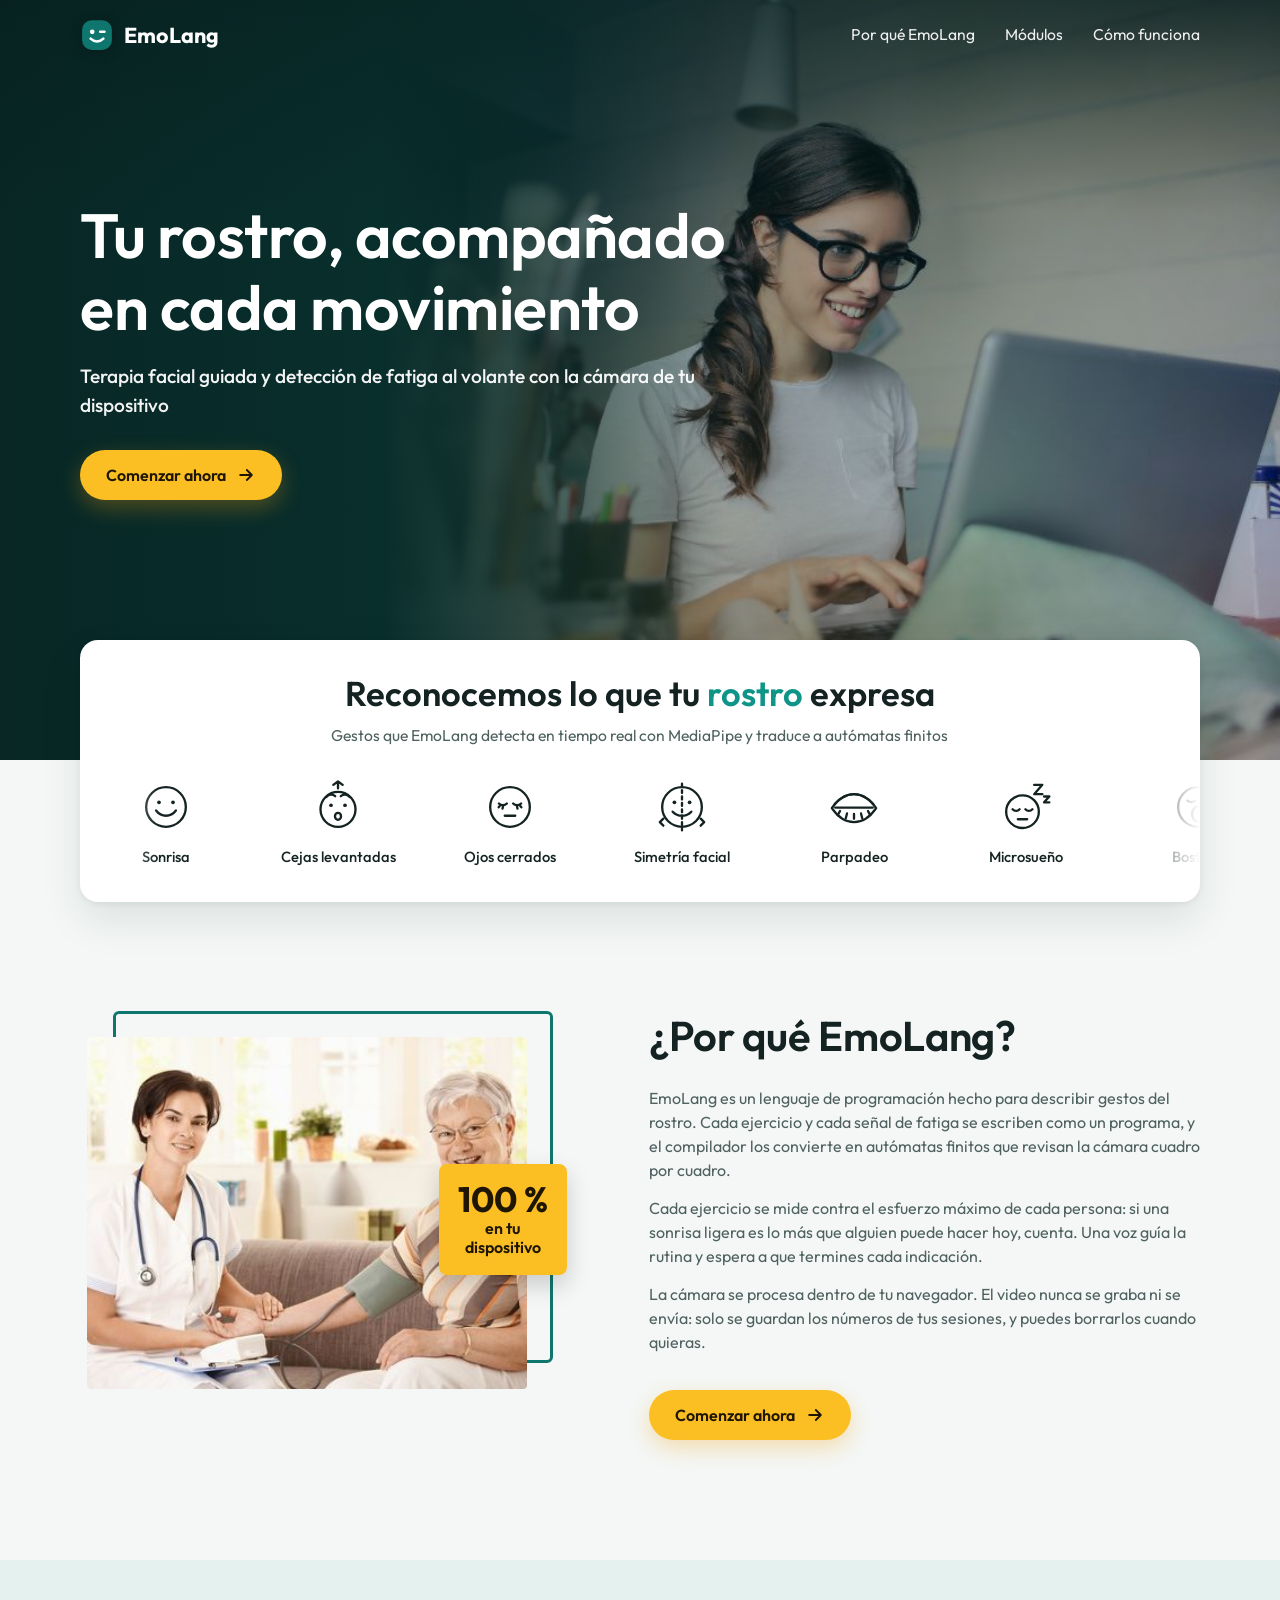
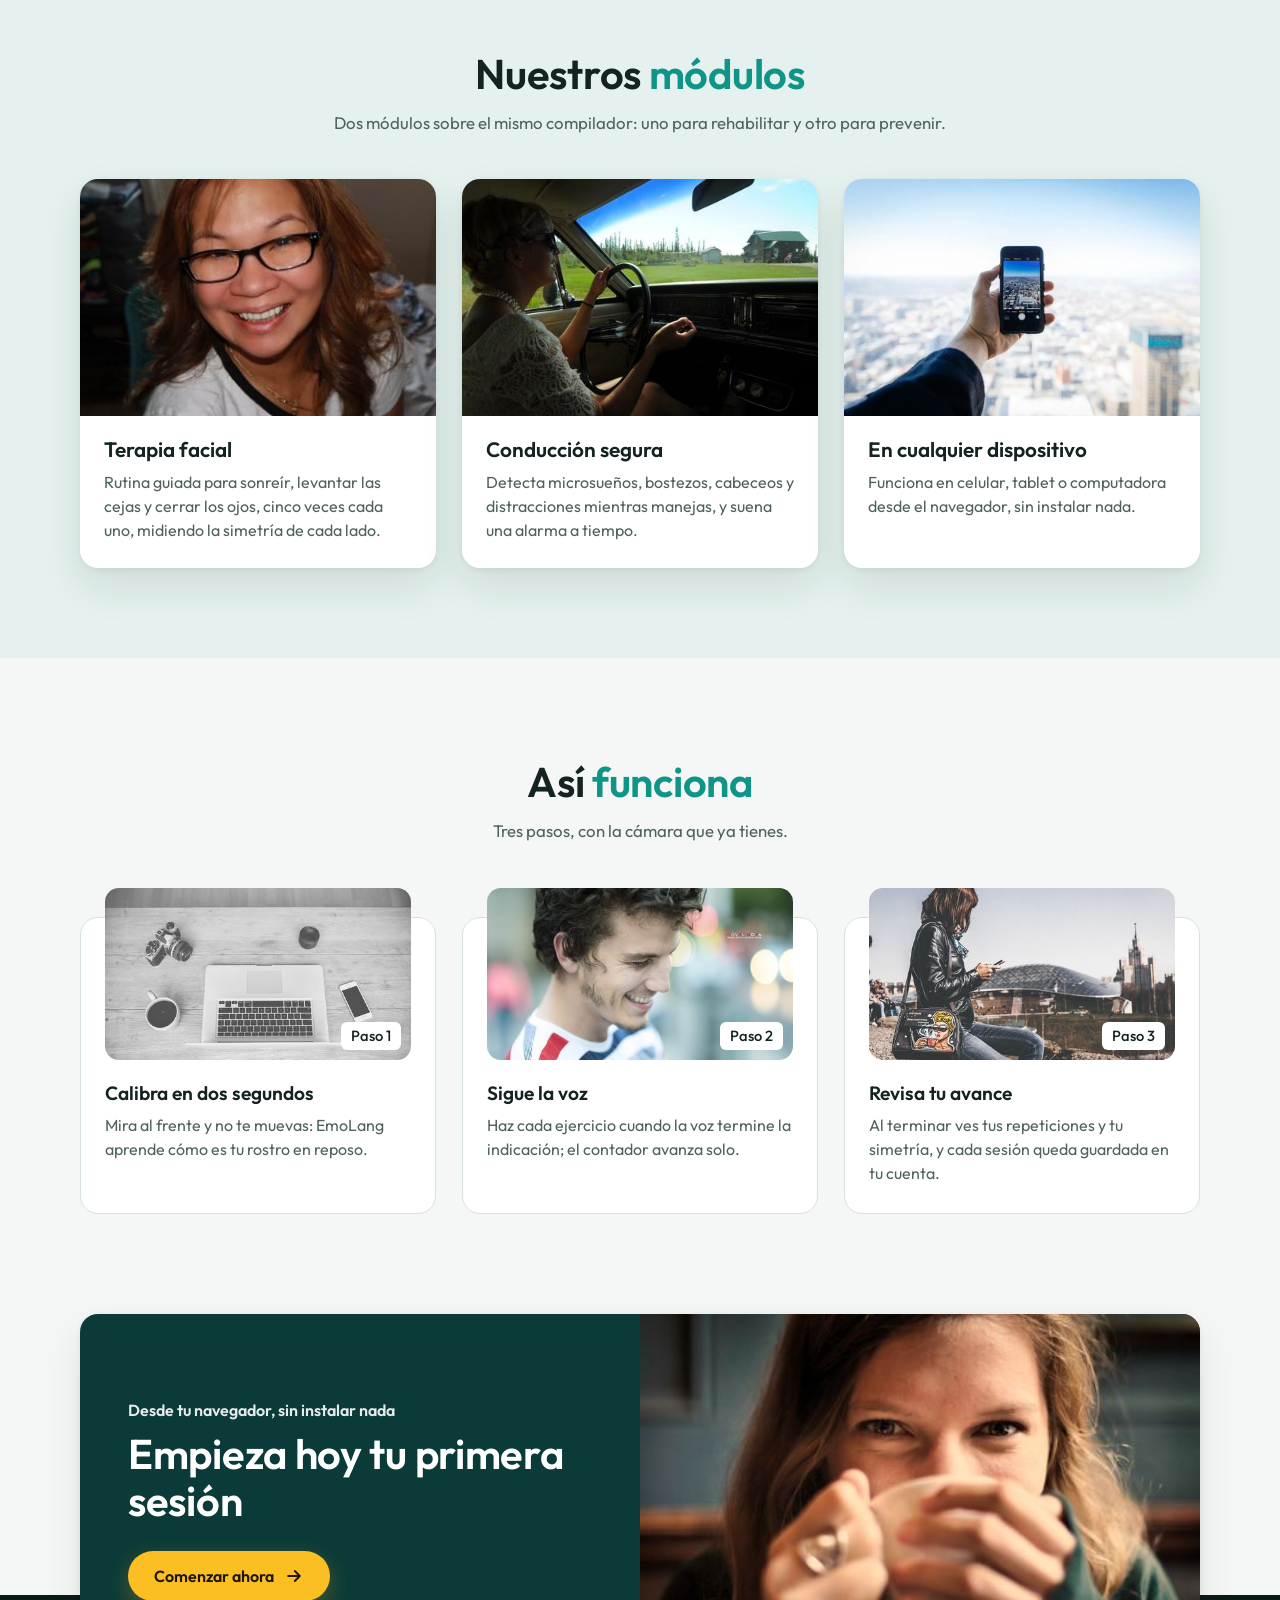
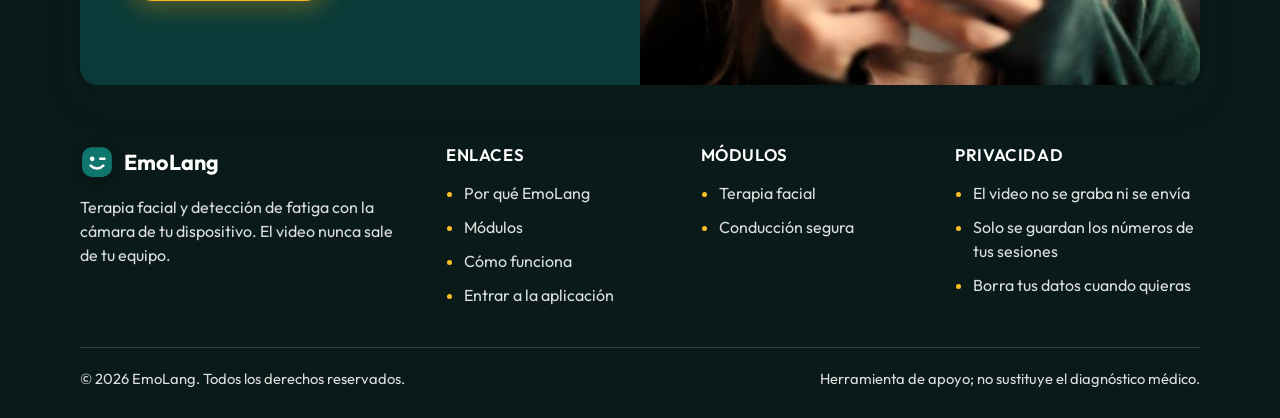
<file: web/landing.html>
<!doctype html>
<html lang="es">
<head>
  <meta charset="utf-8">
  <meta name="viewport" content="width=device-width, initial-scale=1, viewport-fit=cover">
  <meta name="version" content="__VERSION__">
  <meta name="description" content="EmoLang: terapia facial guiada y detección de fatiga al volante con la cámara de tu dispositivo. El video nunca sale de tu equipo.">
  <meta name="theme-color" content="#0b3b38">
  <title>EmoLang</title>
  <link rel="icon" href="icono.svg" type="image/svg+xml">
  <link rel="preconnect" href="https://fonts.googleapis.com">
  <link rel="preconnect" href="https://fonts.gstatic.com" crossorigin>
  <link rel="stylesheet" href="https://fonts.googleapis.com/css2?family=Outfit:wght@400;500;600;700&display=swap">
  <link rel="stylesheet" href="landing.css?v=__VERSION__">
</head>
<body>
  <!-- ============================================================ PORTADA -->
  <header class="portada">
    <nav class="nav contenedor" aria-label="Principal">
      <a class="nav__marca" href="landing.html" aria-label="EmoLang, inicio">
        <svg viewBox="0 0 32 32" aria-hidden="true"><use href="#logo"/></svg>
        <span>EmoLang</span>
      </a>
      <ul class="nav__enlaces">
        <li><a href="#por-que">Por qué EmoLang</a></li>
        <li><a href="#modulos">Módulos</a></li>
        <li><a href="#como-funciona">Cómo funciona</a></li>
      </ul>
      <details class="nav__menu">
        <summary aria-label="Abrir menú">
          <svg viewBox="0 0 24 24" aria-hidden="true"><path d="M4 7h16M4 12h16M4 17h16"/></svg>
        </summary>
        <ul>
          <li><a href="#por-que">Por qué EmoLang</a></li>
          <li><a href="#modulos">Módulos</a></li>
          <li><a href="#como-funciona">Cómo funciona</a></li>
        </ul>
      </details>
    </nav>

    <div class="portada__contenido contenedor">
      <h1>Tu rostro, acompañado en cada movimiento</h1>
      <p class="portada__sub">Terapia facial guiada y detección de fatiga al volante con la cámara de tu dispositivo</p>
      <a class="boton-cta" href="./">
        Comenzar ahora
        <svg viewBox="0 0 24 24" aria-hidden="true"><path d="M5 12h14M13 6l6 6-6 6"/></svg>
      </a>
    </div>
  </header>

  <main>
    <!-- ============================================================ GESTOS -->
    <section class="gestos contenedor" aria-labelledby="gestos-titulo">
      <div class="gestos__tarjeta">
        <h2 id="gestos-titulo">Reconocemos lo que tu <span class="resalte">rostro</span> expresa</h2>
        <p class="gestos__sub">Gestos que EmoLang detecta en tiempo real con MediaPipe y traduce a autómatas finitos</p>

        <div class="carrusel" id="carrusel">
          <ul class="carrusel__pista">
            <li><svg aria-hidden="true"><use href="#g-sonrisa"/></svg><span>Sonrisa</span></li>
            <li><svg aria-hidden="true"><use href="#g-cejas"/></svg><span>Cejas levantadas</span></li>
            <li><svg aria-hidden="true"><use href="#g-ojos"/></svg><span>Ojos cerrados</span></li>
            <li><svg aria-hidden="true"><use href="#g-simetria"/></svg><span>Simetría facial</span></li>
            <li><svg aria-hidden="true"><use href="#g-parpadeo"/></svg><span>Parpadeo</span></li>
            <li><svg aria-hidden="true"><use href="#g-microsueno"/></svg><span>Microsueño</span></li>
            <li><svg aria-hidden="true"><use href="#g-bostezo"/></svg><span>Bostezo</span></li>
            <li><svg aria-hidden="true"><use href="#g-cabeceo"/></svg><span>Cabeceo</span></li>
            <li><svg aria-hidden="true"><use href="#g-distraccion"/></svg><span>Distracción</span></li>
            <li><svg aria-hidden="true"><use href="#g-perclos"/></svg><span>PERCLOS</span></li>
            <li><svg aria-hidden="true"><use href="#g-automata"/></svg><span>Autómatas finitos</span></li>
          </ul>
        </div>
      </div>
    </section>

    <!-- ============================================================ POR QUÉ -->
    <section class="porque contenedor" id="por-que" aria-labelledby="porque-titulo">
      <figure class="porque__foto">
        <img src="img/galeria/rostros_07.jpg" alt="Una profesional de la salud acompaña a una paciente" width="468" height="312" loading="lazy">
        <figcaption class="porque__sello"><strong>100 %</strong><span>en tu dispositivo</span></figcaption>
      </figure>
      <div class="porque__texto">
        <h2 id="porque-titulo">¿Por qué EmoLang?</h2>
        <p>EmoLang es un lenguaje de programación hecho para describir gestos del rostro. Cada ejercicio y cada señal de fatiga se escriben como un programa, y el compilador los convierte en autómatas finitos que revisan la cámara cuadro por cuadro.</p>
        <p>Cada ejercicio se mide contra el esfuerzo máximo de cada persona: si una sonrisa ligera es lo más que alguien puede hacer hoy, cuenta. Una voz guía la rutina y espera a que termines cada indicación.</p>
        <p>La cámara se procesa dentro de tu navegador. El video nunca se graba ni se envía: solo se guardan los números de tus sesiones, y puedes borrarlos cuando quieras.</p>
        <a class="boton-cta" href="./">
          Comenzar ahora
          <svg viewBox="0 0 24 24" aria-hidden="true"><path d="M5 12h14M13 6l6 6-6 6"/></svg>
        </a>
      </div>
    </section>

    <!-- ============================================================ MÓDULOS -->
    <section class="modulos" id="modulos" aria-labelledby="modulos-titulo">
      <div class="contenedor">
        <header class="encabezado">
          <h2 id="modulos-titulo">Nuestros <span class="resalte">módulos</span></h2>
          <p>Dos módulos sobre el mismo compilador: uno para rehabilitar y otro para prevenir.</p>
        </header>
        <div class="modulos__lista">
          <article class="modulo">
            <img src="img/galeria/rostros_08.jpg" alt="Mujer sonriendo frente a la cámara" width="468" height="312" loading="lazy">
            <div class="modulo__cuerpo">
              <h3>Terapia facial</h3>
              <p>Rutina guiada para sonreír, levantar las cejas y cerrar los ojos, cinco veces cada uno, midiendo la simetría de cada lado.</p>
            </div>
          </article>
          <article class="modulo">
            <img src="img/galeria/manejo_01.jpg" alt="Persona manejando un automóvil" width="468" height="312" loading="lazy">
            <div class="modulo__cuerpo">
              <h3>Conducción segura</h3>
              <p>Detecta microsueños, bostezos, cabeceos y distracciones mientras manejas, y suena una alarma a tiempo.</p>
            </div>
          </article>
          <article class="modulo">
            <img src="img/galeria/tecnologia_03.jpg" alt="Mano sosteniendo un celular" width="468" height="312" loading="lazy">
            <div class="modulo__cuerpo">
              <h3>En cualquier dispositivo</h3>
              <p>Funciona en celular, tablet o computadora desde el navegador, sin instalar nada.</p>
            </div>
          </article>
        </div>
      </div>
    </section>

    <!-- ============================================================ CÓMO FUNCIONA -->
    <section class="pasos contenedor" id="como-funciona" aria-labelledby="pasos-titulo">
      <header class="encabezado">
        <h2 id="pasos-titulo">Así <span class="resalte">funciona</span></h2>
        <p>Tres pasos, con la cámara que ya tienes.</p>
      </header>
      <ol class="pasos__lista">
        <li class="paso">
          <div class="paso__foto">
            <img src="img/galeria/tecnologia_05.jpg" alt="Computadora y celular sobre una mesa" width="468" height="312" loading="lazy">
            <span class="paso__etiqueta">Paso 1</span>
          </div>
          <h3>Calibra en dos segundos</h3>
          <p>Mira al frente y no te muevas: EmoLang aprende cómo es tu rostro en reposo.</p>
        </li>
        <li class="paso">
          <div class="paso__foto">
            <img src="img/galeria/rostros_04.jpg" alt="Joven sonriendo" width="467" height="312" loading="lazy">
            <span class="paso__etiqueta">Paso 2</span>
          </div>
          <h3>Sigue la voz</h3>
          <p>Haz cada ejercicio cuando la voz termine la indicación; el contador avanza solo.</p>
        </li>
        <li class="paso">
          <div class="paso__foto">
            <img src="img/galeria/tecnologia_07.jpg" alt="Mujer revisando su celular" width="468" height="312" loading="lazy">
            <span class="paso__etiqueta">Paso 3</span>
          </div>
          <h3>Revisa tu avance</h3>
          <p>Al terminar ves tus repeticiones y tu simetría, y cada sesión queda guardada en tu cuenta.</p>
        </li>
      </ol>
    </section>

    <!-- ============================================================ LLAMADO -->
    <section class="llamado contenedor" aria-labelledby="llamado-titulo">
      <div class="llamado__texto">
        <p class="llamado__previo">Desde tu navegador, sin instalar nada</p>
        <h2 id="llamado-titulo">Empieza hoy tu primera sesión</h2>
        <a class="boton-cta" href="./">
          Comenzar ahora
          <svg viewBox="0 0 24 24" aria-hidden="true"><path d="M5 12h14M13 6l6 6-6 6"/></svg>
        </a>
      </div>
      <img class="llamado__foto" src="img/galeria/rostros_03.jpg" alt="" width="470" height="312" loading="lazy">
    </section>
  </main>

  <!-- ============================================================ PIE -->
  <footer class="pie">
    <div class="pie__columnas contenedor">
      <div class="pie__marca">
        <a class="nav__marca" href="landing.html" aria-label="EmoLang, inicio">
          <svg viewBox="0 0 32 32" aria-hidden="true"><use href="#logo"/></svg>
          <span>EmoLang</span>
        </a>
        <p>Terapia facial y detección de fatiga con la cámara de tu dispositivo. El video nunca sale de tu equipo.</p>
      </div>
      <nav aria-labelledby="pie-enlaces">
        <h2 id="pie-enlaces">Enlaces</h2>
        <ul>
          <li><a href="#por-que">Por qué EmoLang</a></li>
          <li><a href="#modulos">Módulos</a></li>
          <li><a href="#como-funciona">Cómo funciona</a></li>
          <li><a href="./">Entrar a la aplicación</a></li>
        </ul>
      </nav>
      <div>
        <h2>Módulos</h2>
        <ul>
          <li>Terapia facial</li>
          <li>Conducción segura</li>
        </ul>
      </div>
      <div>
        <h2>Privacidad</h2>
        <ul>
          <li>El video no se graba ni se envía</li>
          <li>Solo se guardan los números de tus sesiones</li>
          <li>Borra tus datos cuando quieras</li>
        </ul>
      </div>
    </div>
    <div class="pie__final contenedor">
      <p>© 2026 EmoLang. Todos los derechos reservados.</p>
      <p>Herramienta de apoyo; no sustituye el diagnóstico médico.</p>
    </div>
  </footer>

  <!-- ============================================================ ÍCONOS -->
  <svg width="0" height="0" style="position:absolute" aria-hidden="true">
    <symbol id="logo" viewBox="0 0 32 32"><rect x="2" y="2" width="28" height="28" rx="9" fill="currentColor"/><circle cx="11.5" cy="13" r="2.2" fill="#fff"/><path d="M19 13h4" stroke="#fff" stroke-width="2.4" stroke-linecap="round"/><path d="M10 19.5c3.4 3.4 8.6 3.4 12 0" fill="none" stroke="#fff" stroke-width="2.4" stroke-linecap="round"/></symbol>
    <!-- Gestos: trazo de 2 px sobre 48 × 48, como la referencia -->
    <symbol id="g-sonrisa" viewBox="0 0 48 48"><circle cx="24" cy="24" r="17"/><circle fill="currentColor" stroke="none" cx="18" cy="20" r="1.6"/><circle fill="currentColor" stroke="none" cx="30" cy="20" r="1.6"/><path d="M15.5 27c4.5 6 12.5 6 17 0"/></symbol>
    <symbol id="g-cejas" viewBox="0 0 48 48"><circle cx="24" cy="26" r="15"/><path d="M14 15.5c2.2-2.6 5.4-2.8 7.6-.8M26.4 14.7c2.2-2 5.4-1.8 7.6.8"/><circle fill="currentColor" stroke="none" cx="18" cy="22.5" r="1.6"/><circle fill="currentColor" stroke="none" cx="30" cy="22.5" r="1.6"/><ellipse cx="24" cy="32" rx="2.6" ry="3"/><path d="M24 3v5M20 5l4-3 4 3"/></symbol>
    <symbol id="g-ojos" viewBox="0 0 48 48"><circle cx="24" cy="24" r="17"/><path d="M14.5 21c1.8 2 5 2 6.8 0M26.7 21c1.8 2 5 2 6.8 0"/><path d="M15.6 22.6l-1.3 1.6M18 23.4l-.4 2M32.4 22.6l1.3 1.6M30 23.4l.4 2"/><path d="M19.5 31.5h9"/></symbol>
    <symbol id="g-simetria" viewBox="0 0 48 48"><circle cx="24" cy="24" r="17"/><path d="M24 4v40" stroke-dasharray="2.5 3"/><circle fill="currentColor" stroke="none" cx="17.5" cy="20" r="1.6"/><circle fill="currentColor" stroke="none" cx="30.5" cy="20" r="1.6"/><path d="M16 28c4.2 4.6 11.8 4.6 16 0"/><path d="M8 40l-3-3 3-3M40 40l3-3-3-3"/></symbol>
    <symbol id="g-parpadeo" viewBox="0 0 48 48"><path d="M5 25c5.5-8 12-12 19-12s13.5 4 19 12c-5.5 8-12 12-19 12s-13.5-4-19-12Z"/><path d="M7.5 21.5C13 15.5 18.4 13 24 13s11 2.5 16.5 8.5"/><path d="M8 24.5h32"/><path d="M12 27.5l-2 3.5M18 29.5l-1 4M24 30v4M30 29.5l1 4M36 27.5l2 3.5"/></symbol>
    <symbol id="g-microsueno" viewBox="0 0 48 48"><circle cx="21" cy="28" r="14"/><path d="M12.5 26c1.6 1.8 4.4 1.8 6 0M23.5 26c1.6 1.8 4.4 1.8 6 0"/><path d="M17 34.5h8"/><path d="M31 5h7l-7 8h7M39.5 15h4.5l-4.5 5h4.5"/></symbol>
    <symbol id="g-bostezo" viewBox="0 0 48 48"><circle cx="24" cy="24" r="17"/><path d="M15 18.5c1.8 1.6 4.6 1.6 6.4 0M26.6 18.5c1.8 1.6 4.6 1.6 6.4 0"/><ellipse cx="24" cy="30" rx="5" ry="6.5"/><path d="M38 11c2.2-1 3.6-.6 4.6 1M40 6c3-1.2 5-.4 6 2"/></symbol>
    <symbol id="g-cabeceo" viewBox="0 0 48 48"><path d="M18 9.5c8-2.6 17 2 19 10.5 1.8 7.8-3.4 14-9.6 15.4L28 41H14.5v-7.4C9 30.8 7 24.4 9.2 18.6"/><path d="M26 20.5c1.4 1.4 3.6 1.4 5 0"/><path d="M5 13c-.6 4 .4 7.6 3 10.6M5.6 23.8 8 23.6l.2-2.6"/></symbol>
    <symbol id="g-distraccion" viewBox="0 0 48 48"><path d="M30 8.5C21.6 6.6 13 12 12 21c-.8 7 3.4 12 8.8 13.6V41H34v-7.6c3.6-2.4 5.6-6.4 5.6-10.6"/><path d="M14.6 20.5c1.2-1 3-1 4.2 0"/><path d="M33 14h11M40 10l4 4-4 4"/></symbol>
    <symbol id="g-perclos" viewBox="0 0 48 48"><circle cx="24" cy="26" r="16"/><path d="M24 4v6M20 4h8M37 12l3-3"/><path d="M14 27c5.5-6 14.5-6 20 0-5.5 6-14.5 6-20 0Z"/><circle fill="currentColor" stroke="none" cx="24" cy="27" r="2.2"/></symbol>
    <symbol id="g-automata" viewBox="0 0 48 48"><circle cx="10" cy="24" r="5.5"/><circle cx="38" cy="24" r="5.5"/><circle cx="38" cy="24" r="3"/><circle cx="24" cy="11" r="5.5"/><path d="M14.4 20.6 19.6 14.4M28.4 14.6l5.2 5.8M15.5 24h17M30.6 21.2l2 2.8-3 1.8M31 26l1.7-2-2.3-1.6"/><path d="M1 24h3.5M2.8 22.2 4.5 24l-1.7 1.8"/></symbol>
  </svg>

  <script type="module" src="js/landing.js?v=__VERSION__"></script>
</body>
</html>
</file>
<file: web/landing.css>
/* Landing de EmoLang. Mismos colores que la aplicación (estilos.css). */
:root {
  --fondo: #f4f7f6;
  --superficie: #ffffff;
  --borde: #d7e1df;
  --texto: #142322;
  --texto-suave: #4f6260;
  --primario: #0f766e;
  --primario-oscuro: #0b3b38;
  --resalte: #0f9488;
  --acento: #fbbf24;           /* ámbar de EmoLang */
  --acento-fuerte: #f59e0b;
  --sobre-acento: #1f1503;
  --sombra-tarjeta: 0 2px 6px rgb(16 35 34 / 6%), 0 18px 40px rgb(16 35 34 / 10%);
  --franja: #e4f1ee;           /* fondo de la sección de módulos */
  --pie: #0a1a19;
  --radio: 18px;
  --fuente: "Outfit", system-ui, -apple-system, "Segoe UI", Roboto, Arial, sans-serif;
  color-scheme: light;
}

@media (prefers-color-scheme: dark) {
  :root:not([data-theme="light"]) {
    --fondo: #0b1416;
    --superficie: #122023;
    --borde: #27403f;
    --texto: #e5efed;
    --texto-suave: #9db3b0;
    --resalte: #2dd4bf;
    --sombra-tarjeta: 0 2px 6px rgb(0 0 0 / 30%), 0 18px 40px rgb(0 0 0 / 35%);
    --franja: #10282a;
    --pie: #060f10;
    color-scheme: dark;
  }
}

:root[data-theme="dark"] {
  --fondo: #0b1416; --superficie: #122023; --borde: #27403f; --texto: #e5efed;
  --texto-suave: #9db3b0; --resalte: #2dd4bf; --franja: #10282a; --pie: #060f10; color-scheme: dark;
  --sombra-tarjeta: 0 2px 6px rgb(0 0 0 / 30%), 0 18px 40px rgb(0 0 0 / 35%);
}

* { box-sizing: border-box; }
html { -webkit-text-size-adjust: 100%; scroll-behavior: smooth; }
body {
  margin: 0;
  background: var(--fondo);
  color: var(--texto);
  font: 16px/1.5 var(--fuente);
  -webkit-font-smoothing: antialiased;
}
h1, h2, h3 { margin: 0; line-height: 1.15; }
img { display: block; max-width: 100%; height: auto; }   /* height: auto deja actuar a aspect-ratio */
a { color: inherit; }
:focus-visible { outline: 3px solid var(--acento); outline-offset: 3px; border-radius: 6px; }

.contenedor { width: min(1120px, 100% - 32px); margin-inline: auto; }

/* ------------------------------------------------------------------ portada */
.portada {
  position: relative;
  isolation: isolate;
  color: #fff;
  min-height: clamp(560px, 86vh, 760px);
  padding-bottom: 150px;              /* espacio para la tarjeta encimada */
  display: flex;
  flex-direction: column;
  background: var(--primario-oscuro);
}
/* La foto ocupa la derecha y se desvanece hacia el texto, para no tapar la cara. */
.portada::before {
  content: "";
  position: absolute; top: 0; bottom: 0; right: 0; width: 70%;
  background: url("img/landing/heroe.jpg") 45% 30% / cover no-repeat;
  -webkit-mask-image: linear-gradient(90deg, transparent 0%, #000 38%);
  mask-image: linear-gradient(90deg, transparent 0%, #000 38%);
  z-index: -2;
}
.portada::after {
  content: "";
  position: absolute; inset: 0;
  background:
    linear-gradient(90deg, rgb(6 30 29 / 70%) 0%, rgb(8 44 42 / 45%) 50%, rgb(8 44 42 / 20%) 100%),
    linear-gradient(180deg, rgb(6 30 29 / 55%) 0%, transparent 28%);
  z-index: -1;
}

.nav {
  display: flex;
  align-items: center;
  gap: 24px;
  padding-block: 18px;
}
.nav__marca {
  display: flex; align-items: center; gap: 10px;
  text-decoration: none; font-weight: 700; font-size: 1.35rem; letter-spacing: .2px;
}
.nav__marca svg { width: 34px; height: 34px; color: var(--primario); filter: drop-shadow(0 2px 6px rgb(0 0 0 / 25%)); }
.nav__enlaces {
  display: flex; gap: 30px; margin: 0 0 0 auto; padding: 0; list-style: none;
  font-weight: 400; font-size: .98rem;
}
.nav__enlaces a { text-decoration: none; opacity: .92; transition: opacity .15s; }
.nav__enlaces a:hover { opacity: 1; text-decoration: underline; text-underline-offset: 6px; text-decoration-color: var(--acento); }

.nav__menu { display: none; margin-left: auto; position: relative; }
.nav__menu summary {
  list-style: none; cursor: pointer; width: 44px; height: 44px; display: grid; place-items: center;
  border-radius: 12px; background: rgb(255 255 255 / 12%);
}
.nav__menu summary::-webkit-details-marker { display: none; }
.nav__menu summary svg { width: 24px; height: 24px; fill: none; stroke: #fff; stroke-width: 2; stroke-linecap: round; }
.nav__menu ul {
  position: absolute; right: 0; top: 52px; z-index: 5; margin: 0; padding: 8px; list-style: none;
  min-width: 200px; background: var(--superficie); color: var(--texto);
  border-radius: 14px; box-shadow: var(--sombra-tarjeta);
}
.nav__menu a { display: block; padding: 10px 12px; border-radius: 8px; text-decoration: none; }
.nav__menu a:hover { background: color-mix(in srgb, var(--resalte) 12%, transparent); }

.portada__contenido {
  flex: 1;
  display: flex; flex-direction: column; justify-content: center; align-items: flex-start;
  padding-block: 40px 20px;
}
.portada h1 {
  max-width: 13em;
  font-size: clamp(2.3rem, 5.4vw, 3.9rem);
  font-weight: 600;
  letter-spacing: -.5px;
  text-wrap: balance;
}
.portada__sub {
  margin: 18px 0 30px;
  max-width: 34em;
  font-size: clamp(1rem, 1.6vw, 1.2rem);
  font-weight: 500;
  opacity: .95;
}

.boton-cta {
  display: inline-flex; align-items: center; gap: 10px;
  min-height: 50px; padding: 0 26px;
  border-radius: 999px;
  background: var(--acento); color: var(--sobre-acento);
  font-weight: 600; text-decoration: none;
  box-shadow: 0 8px 22px rgb(245 158 11 / 30%);
  transition: background-color .15s, transform .15s;
}
.boton-cta:hover { background: var(--acento-fuerte); }
.boton-cta:active { transform: translateY(1px); }
.boton-cta svg { width: 20px; height: 20px; fill: none; stroke: currentColor; stroke-width: 2.2; stroke-linecap: round; stroke-linejoin: round; transition: transform .15s; }
.boton-cta:hover svg { transform: translateX(3px); }

/* ------------------------------------------------------------------ tarjeta de gestos */
.gestos { position: relative; margin-top: -120px; z-index: 2; }
.gestos__tarjeta {
  background: var(--superficie);
  border-radius: var(--radio);
  box-shadow: var(--sombra-tarjeta);
  padding: 34px 0 30px;
  text-align: center;
  overflow: hidden;
}
.gestos h2 {
  padding-inline: 20px;
  font-size: clamp(1.45rem, 3vw, 2.15rem);
  font-weight: 600;
  text-wrap: balance;
}
.resalte { color: var(--resalte); }
.gestos__sub { margin: 10px auto 26px; padding-inline: 20px; max-width: 46em; color: var(--texto-suave); font-size: .98rem; }

/* Carrusel sin fin: la lista se duplica (js/landing.js) y se desplaza la mitad de su ancho. */
.carrusel {
  overflow: hidden;
  -webkit-mask-image: linear-gradient(90deg, transparent, #000 7%, #000 93%, transparent);
  mask-image: linear-gradient(90deg, transparent, #000 7%, #000 93%, transparent);
}
.carrusel__pista {
  display: flex; width: max-content; margin: 0; padding: 0; list-style: none;
  animation: deslizar var(--duracion, 40s) linear infinite;
}
.carrusel:hover .carrusel__pista, .carrusel:focus-within .carrusel__pista { animation-play-state: paused; }
.carrusel li {
  width: 172px; flex: none;
  display: flex; flex-direction: column; align-items: center; gap: 12px;
  padding: 6px 14px;
  font-size: .92rem; font-weight: 500; line-height: 1.3;
}
.carrusel svg {
  width: 56px; height: 56px; color: var(--texto);
  fill: none; stroke: currentColor; stroke-width: 2; stroke-linecap: round; stroke-linejoin: round;
  transition: color .15s;
}
.carrusel li:hover svg { color: var(--resalte); }

@keyframes deslizar { to { transform: translateX(-50%); } }

@media (prefers-reduced-motion: reduce) {
  .carrusel { overflow-x: auto; -webkit-mask-image: none; mask-image: none; }
  .carrusel__pista { animation: none; }
  .carrusel__pista [aria-hidden="true"] { display: none; }
}

/* ------------------------------------------------------------------ secciones */
.encabezado { text-align: center; margin-bottom: 44px; }
.encabezado h2, .porque h2, .llamado h2 { font-size: clamp(1.8rem, 3.6vw, 2.6rem); font-weight: 600; letter-spacing: -.3px; }
.encabezado p { margin: 12px auto 0; max-width: 44em; color: var(--texto-suave); font-size: 1.05rem; }

/* ¿Por qué EmoLang? — foto con marco desfasado y sello, como la referencia */
.porque {
  display: grid; grid-template-columns: minmax(0, 1fr) minmax(0, 1.15fr);
  gap: clamp(32px, 7vw, 110px); align-items: center;
  padding-block: 110px 120px;
}
.porque__foto { position: relative; margin: 0 26px 26px 0; justify-self: center; width: min(100%, 440px); }
.porque__foto::before {               /* el marco verde, corrido hacia abajo y a la derecha */
  content: ""; position: absolute; inset: -26px -26px 26px 26px;
  border: 3px solid var(--primario); border-radius: 6px; z-index: -1;
}
.porque__foto { isolation: isolate; }
.porque__foto img { width: 100%; aspect-ratio: 5 / 4; object-fit: cover; object-position: 50% 40%; border-radius: 4px; }
.porque__sello {
  position: absolute; right: -40px; top: 36%;
  display: flex; flex-direction: column; align-items: center; justify-content: center; gap: 2px;
  width: 128px; padding: 18px 10px; border-radius: 8px;
  background: var(--acento); color: var(--sobre-acento); text-align: center;
  box-shadow: 0 10px 24px rgb(0 0 0 / 18%);
}
.porque__sello strong { font-size: 2.2rem; line-height: 1; font-weight: 700; }
.porque__sello span { font-weight: 600; line-height: 1.2; }
.porque__texto p { color: var(--texto-suave); margin: 0 0 14px; max-width: 40em; }
.porque__texto h2 { margin-bottom: 26px; }
.porque__texto .boton-cta { margin-top: 22px; }

/* Módulos — franja de color con tres tarjetas */
.modulos { background: var(--franja); padding-block: 90px; }
.modulos__lista { display: grid; grid-template-columns: repeat(3, minmax(0, 1fr)); gap: 26px; }
.modulo {
  background: var(--superficie); border-radius: var(--radio); overflow: hidden;
  box-shadow: var(--sombra-tarjeta); display: flex; flex-direction: column;
}
.modulo img { width: 100%; aspect-ratio: 3 / 2; object-fit: cover; }
.modulo__cuerpo { padding: 22px 24px 26px; }
.modulo h3 { font-size: 1.3rem; font-weight: 600; margin-bottom: 8px; }
.modulo p { margin: 0; color: var(--texto-suave); }

/* Cómo funciona — la foto sobresale del borde de la tarjeta y lleva una etiqueta */
.pasos { padding-block: 100px 60px; }
.pasos__lista { display: grid; grid-template-columns: repeat(3, minmax(0, 1fr)); gap: 26px; margin: 0; padding: 0; list-style: none; }
.paso {
  margin-top: 30px; padding: 0 24px 28px;
  border: 1.5px solid var(--borde); border-radius: var(--radio);
  background: var(--superficie);
}
.paso__foto { position: relative; margin-top: -30px; margin-bottom: 22px; }
.paso__foto img { width: 100%; aspect-ratio: 16 / 9; object-fit: cover; border-radius: 14px; }
.paso__etiqueta {
  position: absolute; right: 10px; bottom: 10px;
  padding: 3px 10px; border-radius: 6px;
  background: var(--superficie); color: var(--texto); font-size: .92rem; font-weight: 500;
}
.paso h3 { font-size: 1.2rem; font-weight: 600; margin-bottom: 8px; }
.paso p { margin: 0; color: var(--texto-suave); }

/* Llamado — franja verde oscura con foto, encimada sobre el pie */
.llamado {
  position: relative; z-index: 1;
  display: grid; grid-template-columns: 1fr 1fr;
  margin-top: 40px; margin-bottom: -90px;
  border-radius: var(--radio); overflow: hidden;
  background: var(--primario-oscuro); color: #fff;
  box-shadow: var(--sombra-tarjeta);
}
.llamado__texto { padding: clamp(28px, 4vw, 48px); align-self: center; }
.llamado__previo { margin: 0 0 8px; font-weight: 600; opacity: .9; }
.llamado h2 { margin-bottom: 26px; }
.llamado__foto { width: 100%; height: 100%; min-height: 240px; object-fit: cover; }

/* Pie */
.pie { background: var(--pie); color: rgb(255 255 255 / 86%); padding-top: 150px; }
.pie__columnas { display: grid; grid-template-columns: 1.5fr 1fr 1fr 1.1fr; gap: 32px; padding-bottom: 40px; }
.pie .nav__marca { color: #fff; margin-bottom: 16px; }
.pie__marca p { margin: 0; max-width: 28em; }
.pie h2 { font-size: 1.05rem; font-weight: 600; letter-spacing: .6px; text-transform: uppercase; color: #fff; margin-bottom: 16px; }
.pie ul { margin: 0; padding-left: 18px; display: grid; gap: 10px; }
.pie li::marker { color: var(--acento); }
.pie a { text-decoration: none; }
.pie a:hover { text-decoration: underline; text-decoration-color: var(--acento); text-underline-offset: 4px; }
.pie__final {
  display: flex; flex-wrap: wrap; justify-content: space-between; gap: 8px 24px;
  border-top: 1px solid rgb(255 255 255 / 15%); padding-block: 20px 28px; font-size: .92rem;
}
.pie__final p { margin: 0; }

/* ------------------------------------------------------------------ celular */
@media (max-width: 760px) {
  .nav__enlaces { display: none; }
  .nav__menu { display: block; }
  .portada { min-height: 600px; padding-bottom: 110px; }
  .portada::before { width: 100%; background-position: 70% 30%; -webkit-mask-image: none; mask-image: none; }
  .portada::after {
    background: linear-gradient(180deg, rgb(6 30 29 / 70%) 0%, rgb(8 44 42 / 78%) 55%, rgb(6 30 29 / 92%) 100%);
  }
  .portada__contenido { justify-content: flex-end; }
  .gestos { margin-top: -80px; }
  .gestos__tarjeta { padding-top: 26px; }
  .carrusel li { width: 140px; font-size: .86rem; }
  .carrusel svg { width: 48px; height: 48px; }
  .porque { grid-template-columns: 1fr; padding-block: 80px 70px; }
  .porque__foto { width: min(100% - 26px, 380px); }
  .porque__sello { right: -16px; width: 112px; padding: 14px 8px; }
  .modulos, .pasos { padding-block: 70px; }
  .llamado { grid-template-columns: 1fr; }
  .llamado__foto { max-height: 220px; }
  .pie { padding-top: 130px; }
}

@media (max-width: 960px) {
  .modulos__lista, .pasos__lista { grid-template-columns: 1fr; max-width: 520px; margin-inline: auto; }
  .pasos__lista { gap: 40px; }
  .pie__columnas { grid-template-columns: 1fr 1fr; }
  .pie__marca { grid-column: 1 / -1; }
}
</file>
